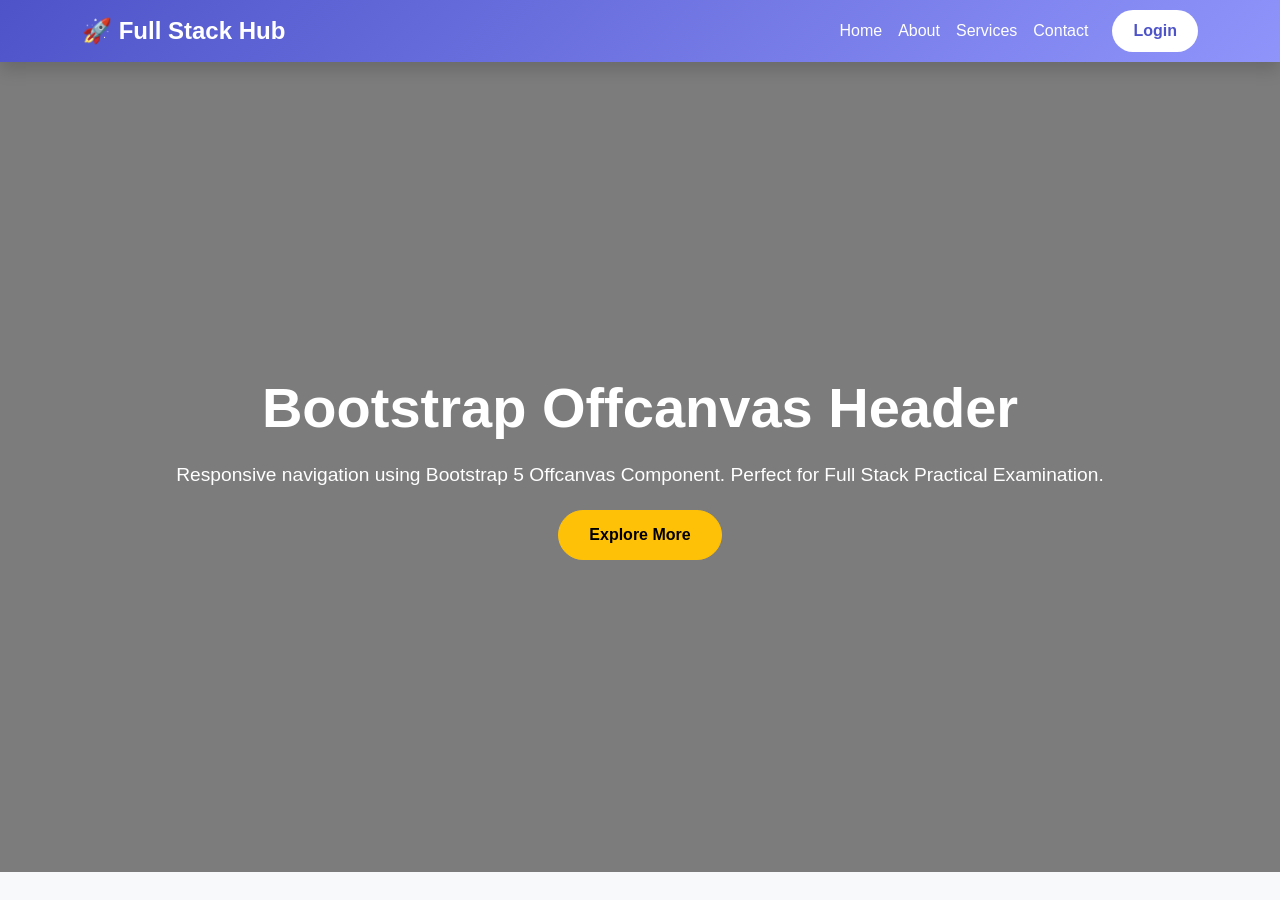
<file: bt-practical/Question 1/Que1.html>
<!-- Create Responsive Header using Offcanvas Component  -->

<!DOCTYPE html>
<html lang="en">
<head>
<meta charset="UTF-8">
<meta name="viewport" content="width=device-width, initial-scale=1">

<title>Bootstrap Practical Exam</title>

<!-- Bootstrap CSS -->
<link href="https://cdn.jsdelivr.net/npm/bootstrap@5.3.3/dist/css/bootstrap.min.css" rel="stylesheet">

<style>
    body{
        font-family: 'Segoe UI', sans-serif;
        background:#f8f9fa;
    }

    /* Navbar */
    .navbar{
        background: linear-gradient(135deg,#4e54c8,#8f94fb);
    }

    .navbar-brand{
        font-size:1.5rem;
        font-weight:bold;
        color:white !important;
    }

    .nav-link{
        color:white !important;
        font-weight:500;
    }

    .btn-custom{
        background:white;
        color:#4e54c8;
        border-radius:30px;
        font-weight:600;
        padding:8px 20px;
        transition:.3s;
    }

    .btn-custom:hover{
        background:#4e54c8;
        color:white;
        border:1px solid white;
    }

    /* Hero Section */
    .hero{
        min-height:90vh;
        display:flex;
        align-items:center;
        justify-content:center;
        text-align:center;
        background: linear-gradient(
            rgba(0,0,0,0.5),
            rgba(0,0,0,0.5)
        ),
        url('https://images.unsplash.com/photo-1498050108023-c5249f4df085');
        background-size:cover;
        background-position:center;
        color:white;
    }

    .hero h1{
        font-size:3.5rem;
        font-weight:bold;
    }

    .hero p{
        font-size:1.2rem;
        margin:20px 0;
    }

    .hero-btn{
        padding:12px 30px;
        border-radius:30px;
        font-weight:bold;
    }

    .offcanvas-header{
        background:#4e54c8;
        color:white;
    }

    .offcanvas-body a{
        display:block;
        padding:12px;
        text-decoration:none;
        color:#333;
        font-weight:500;
        border-radius:10px;
    }

    .offcanvas-body a:hover{
        background:#4e54c8;
        color:white;
    }
</style>

</head>
<body>

<!-- Navbar -->
<nav class="navbar navbar-dark navbar-expand-lg shadow">
    <div class="container">

        <a class="navbar-brand" href="#">
            🚀 Full Stack Hub
        </a>

        <!-- Offcanvas Toggle Button -->
        <button class="navbar-toggler"
            type="button"
            data-bs-toggle="offcanvas"
            data-bs-target="#menu">
            <span class="navbar-toggler-icon"></span>
        </button>

        <!-- Desktop Menu -->
        <div class="collapse navbar-collapse justify-content-end">
            <ul class="navbar-nav me-3">
                <li class="nav-item">
                    <a class="nav-link" href="#">Home</a>
                </li>

                <li class="nav-item">
                    <a class="nav-link" href="#">About</a>
                </li>

                <li class="nav-item">
                    <a class="nav-link" href="#">Services</a>
                </li>

                <li class="nav-item">
                    <a class="nav-link" href="#">Contact</a>
                </li>
            </ul>

            <button class="btn btn-custom">
                Login
            </button>
        </div>
    </div>
</nav>

<!-- Offcanvas -->
<div class="offcanvas offcanvas-start" id="menu">

    <div class="offcanvas-header">
        <h5>Menu</h5>

        <button class="btn-close btn-close-white"
            data-bs-dismiss="offcanvas">
        </button>
    </div>

    <div class="offcanvas-body">
        <a href="#">🏠 Home</a>
        <a href="#">ℹ️ About</a>
        <a href="#">💼 Services</a>
        <a href="#">📞 Contact</a>
        <a href="#">🔑 Login</a>
    </div>

</div>

<!-- Hero Section -->
<section class="hero">
    <div class="container">

        <h1>Bootstrap Offcanvas Header</h1>

        <p>
            Responsive navigation using Bootstrap 5 Offcanvas Component.
            Perfect for Full Stack Practical Examination.
        </p>

        <button class="btn btn-warning hero-btn">
            Explore More
        </button>

    </div>
</section>

<!-- Bootstrap JS -->
<script src="https://cdn.jsdelivr.net/npm/bootstrap@5.3.3/dist/js/bootstrap.bundle.min.js"></script>

</body>
</html>
</file>
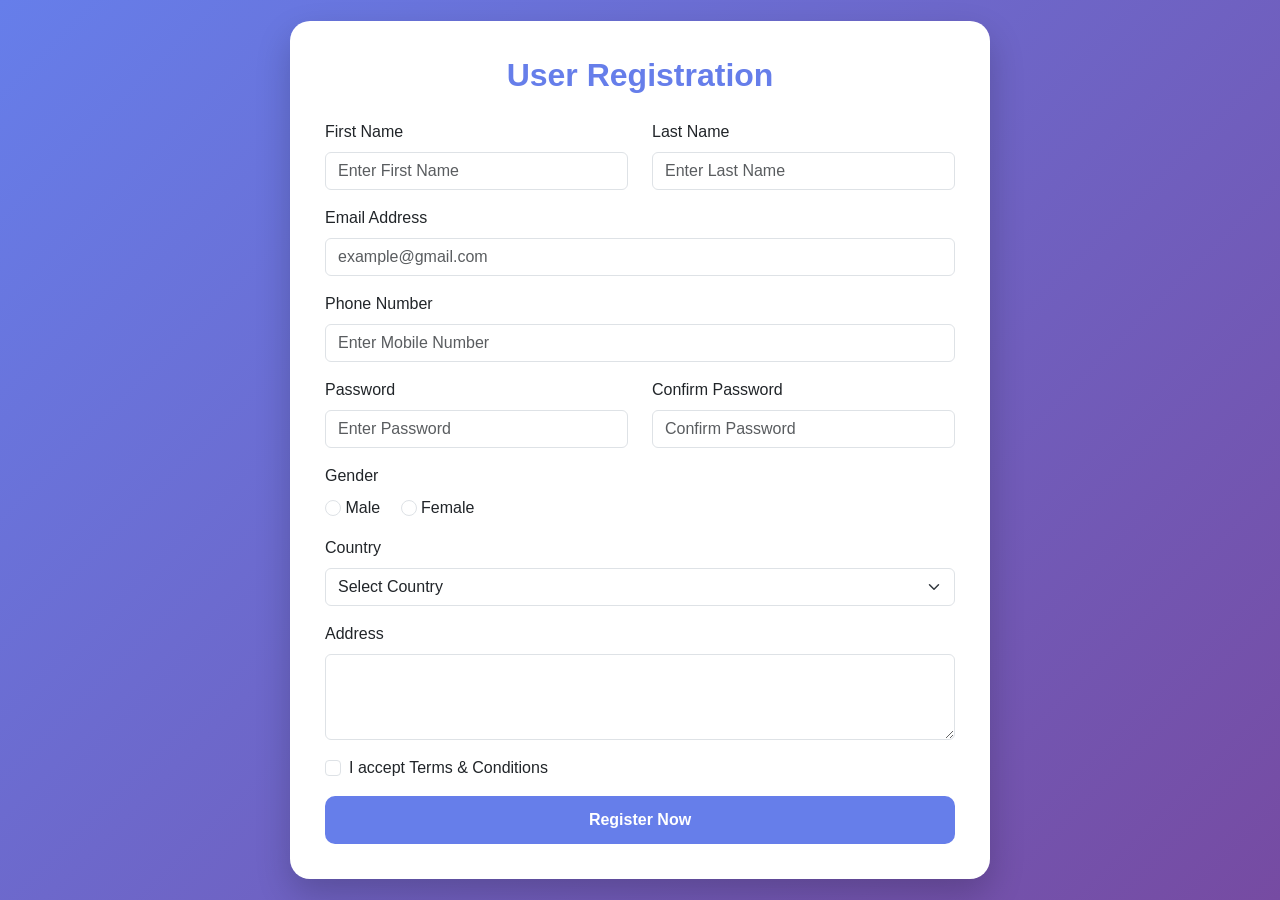
<file: bt-practical/Question 4/Que4.html>
<!-- Create a user Registration Form using Form Component -->

<!DOCTYPE html>
<html lang="en">
<head>
<meta charset="UTF-8">
<meta name="viewport" content="width=device-width, initial-scale=1">

<title>User Registration Form</title>

<link href="https://cdn.jsdelivr.net/npm/bootstrap@5.3.3/dist/css/bootstrap.min.css" rel="stylesheet">

<style>
body{
    background: linear-gradient(135deg,#667eea,#764ba2);
    min-height:100vh;
    display:flex;
    justify-content:center;
    align-items:center;
    font-family:'Segoe UI',sans-serif;
}

.register-card{
    background:white;
    border-radius:20px;
    padding:35px;
    box-shadow:0 15px 35px rgba(0,0,0,0.2);
    width:100%;
    max-width:700px;
}

.form-title{
    text-align:center;
    margin-bottom:25px;
    font-weight:bold;
    color:#667eea;
}

.btn-register{
    background:#667eea;
    color:white;
    width:100%;
    padding:12px;
    border:none;
    border-radius:10px;
    font-weight:bold;
}

.btn-register:hover{
    background:#5563d6;
}

.form-control:focus,
.form-select:focus{
    border-color:#667eea;
    box-shadow:none;
}
</style>

</head>
<body>

<div class="register-card">

    <h2 class="form-title">
        User Registration
    </h2>

    <form>

        <div class="row">

            <div class="col-md-6 mb-3">
                <label class="form-label">First Name</label>
                <input type="text" class="form-control"
                placeholder="Enter First Name">
            </div>

            <div class="col-md-6 mb-3">
                <label class="form-label">Last Name</label>
                <input type="text" class="form-control"
                placeholder="Enter Last Name">
            </div>

        </div>

        <div class="mb-3">
            <label class="form-label">Email Address</label>
            <input type="email" class="form-control"
            placeholder="example@gmail.com">
        </div>

        <div class="mb-3">
            <label class="form-label">Phone Number</label>
            <input type="tel" class="form-control"
            placeholder="Enter Mobile Number">
        </div>

        <div class="row">

            <div class="col-md-6 mb-3">
                <label class="form-label">Password</label>
                <input type="password" class="form-control"
                placeholder="Enter Password">
            </div>

            <div class="col-md-6 mb-3">
                <label class="form-label">Confirm Password</label>
                <input type="password" class="form-control"
                placeholder="Confirm Password">
            </div>

        </div>

        <div class="mb-3">
            <label class="form-label">Gender</label>

            <div>
                <input type="radio" name="gender"
                class="form-check-input"> Male

                <input type="radio" name="gender"
                class="form-check-input ms-3"> Female
            </div>
        </div>

        <div class="mb-3">
            <label class="form-label">Country</label>

            <select class="form-select">
                <option>Select Country</option>
                <option>India</option>
                <option>USA</option>
                <option>Canada</option>
            </select>
        </div>

        <div class="mb-3">
            <label class="form-label">Address</label>

            <textarea class="form-control"
            rows="3"></textarea>
        </div>

        <div class="form-check mb-3">
            <input class="form-check-input" type="checkbox">
            <label class="form-check-label">
                I accept Terms & Conditions
            </label>
        </div>

        <button type="submit"
        class="btn-register">
            Register Now
        </button>

    </form>

</div>

<script src="https://cdn.jsdelivr.net/npm/bootstrap@5.3.3/dist/js/bootstrap.bundle.min.js"></script>

</body>
</html>
</file>
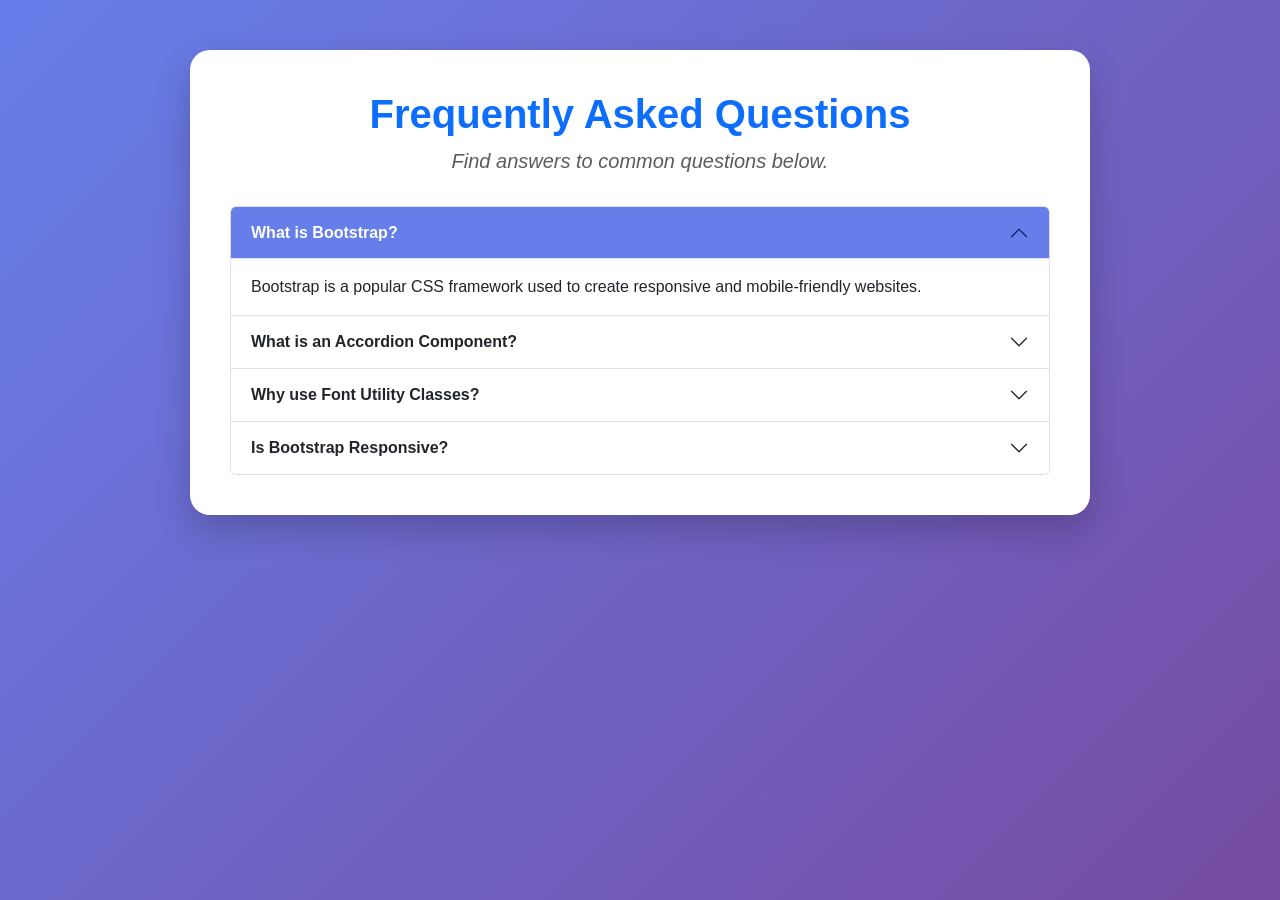
<file: bt-practical/Question 5/Que5.html>
<!-- FAQ Section -->

<!DOCTYPE html>
<html lang="en">
<head>
<meta charset="UTF-8">
<meta name="viewport" content="width=device-width, initial-scale=1">

<title>FAQ Section</title>

<link href="https://cdn.jsdelivr.net/npm/bootstrap@5.3.3/dist/css/bootstrap.min.css" rel="stylesheet">

<style>
body{
    background:linear-gradient(135deg,#667eea,#764ba2);
    min-height:100vh;
    padding:50px 0;
    font-family:'Segoe UI',sans-serif;
}

.faq-container{
    max-width:900px;
    margin:auto;
    background:white;
    padding:40px;
    border-radius:20px;
    box-shadow:0 15px 35px rgba(0,0,0,0.2);
}

.title{
    text-align:center;
    margin-bottom:30px;
}

.accordion-button{
    font-weight:bold;
}

.accordion-button:not(.collapsed){
    background:#667eea;
    color:white;
}

.highlight{
    color:#667eea;
}
</style>

</head>
<body>

<div class="faq-container">

    <div class="title">
        <h1 class="fw-bold text-primary">
            Frequently Asked Questions
        </h1>

        <p class="fst-italic text-muted fs-5">
            Find answers to common questions below.
        </p>
    </div>

    <div class="accordion" id="faqAccordion">

        <!-- FAQ 1 -->
        <div class="accordion-item">
            <h2 class="accordion-header">
                <button class="accordion-button"
                    type="button"
                    data-bs-toggle="collapse"
                    data-bs-target="#faq1">
                    What is Bootstrap?
                </button>
            </h2>

            <div id="faq1"
                class="accordion-collapse collapse show"
                data-bs-parent="#faqAccordion">

                <div class="accordion-body fs-6">
                    Bootstrap is a popular CSS framework used to create responsive and mobile-friendly websites.
                </div>

            </div>
        </div>

        <!-- FAQ 2 -->
        <div class="accordion-item">
            <h2 class="accordion-header">
                <button class="accordion-button collapsed"
                    type="button"
                    data-bs-toggle="collapse"
                    data-bs-target="#faq2">
                    What is an Accordion Component?
                </button>
            </h2>

            <div id="faq2"
                class="accordion-collapse collapse"
                data-bs-parent="#faqAccordion">

                <div class="accordion-body fs-6">
                    Accordion is a Bootstrap component that allows users to expand and collapse content sections.
                </div>

            </div>
        </div>

        <!-- FAQ 3 -->
        <div class="accordion-item">
            <h2 class="accordion-header">
                <button class="accordion-button collapsed"
                    type="button"
                    data-bs-toggle="collapse"
                    data-bs-target="#faq3">
                    Why use Font Utility Classes?
                </button>
            </h2>

            <div id="faq3"
                class="accordion-collapse collapse"
                data-bs-parent="#faqAccordion">

                <div class="accordion-body">
                    Font utility classes such as
                    <span class="fw-bold highlight">fw-bold</span>,
                    <span class="fst-italic highlight">fst-italic</span>,
                    and
                    <span class="text-primary">text-primary</span>
                    help format text without writing custom CSS.
                </div>

            </div>
        </div>

        <!-- FAQ 4 -->
        <div class="accordion-item">
            <h2 class="accordion-header">
                <button class="accordion-button collapsed"
                    type="button"
                    data-bs-toggle="collapse"
                    data-bs-target="#faq4">
                    Is Bootstrap Responsive?
                </button>
            </h2>

            <div id="faq4"
                class="accordion-collapse collapse"
                data-bs-parent="#faqAccordion">

                <div class="accordion-body fs-6">
                    Yes, Bootstrap provides a responsive grid system and responsive components that adapt to different screen sizes.
                </div>

            </div>
        </div>

    </div>

</div>

<script src="https://cdn.jsdelivr.net/npm/bootstrap@5.3.3/dist/js/bootstrap.bundle.min.js"></script>

</body>
</html>
</file>
